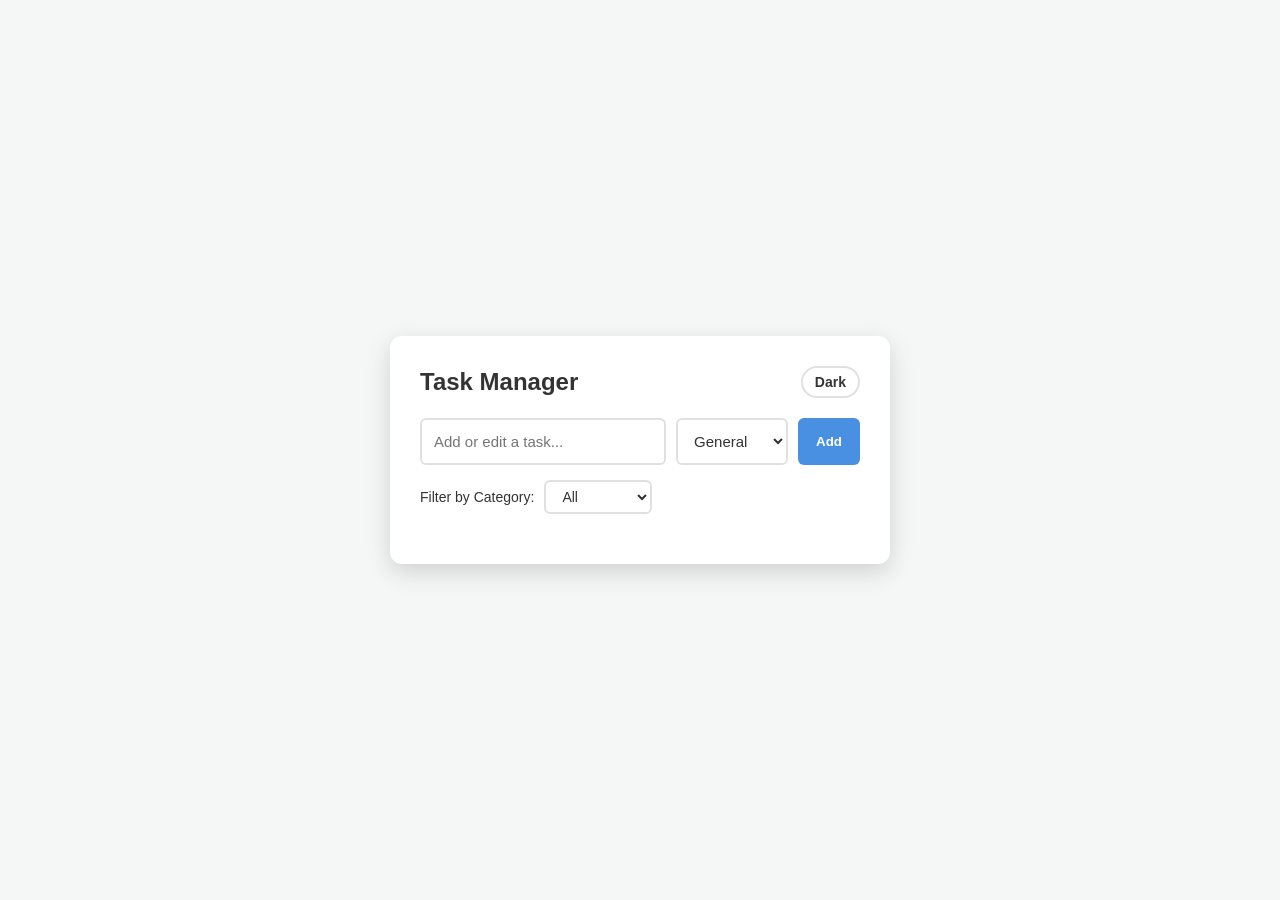
<file: Assignment7/index.html>
<!doctype html>
<html lang="en">
  <head>
    <meta charset="UTF-8" />
    <meta name="viewport" content="width=device-width, initial-scale=1.0" />
    <title>CRUD To-Do List with Categories</title>
    <link rel="stylesheet" href="style.css" />
  </head>
  <body>
    <div class="todo-container">
      <div class="header">
        <h2>Task Manager</h2>
        <button class="theme-toggle" id="theme-toggle">dark</button>
      </div>

      <div class="input-section">
        <input
          type="text"
          id="todo-input"
          placeholder="Add or edit a task..."
        />
        <select id="category-input">
          <option value="General">General</option>
          <option value="Work">Work</option>
          <option value="Personal">Personal</option>
          <option value="Shopping">Shopping</option>
        </select>
        <button id="add-btn">Add</button>
      </div>

      <div class="filter-section">
        <label for="filter-category">Filter by Category:</label>
        <select id="filter-category">
          <option value="All">All</option>
          <option value="General">General</option>
          <option value="Work">Work</option>
          <option value="Personal">Personal</option>
          <option value="Shopping">Shopping</option>
        </select>
      </div>

      <ul id="todo-list"></ul>
    </div>

    <script src="script.js"></script>
  </body>
</html>
</file>
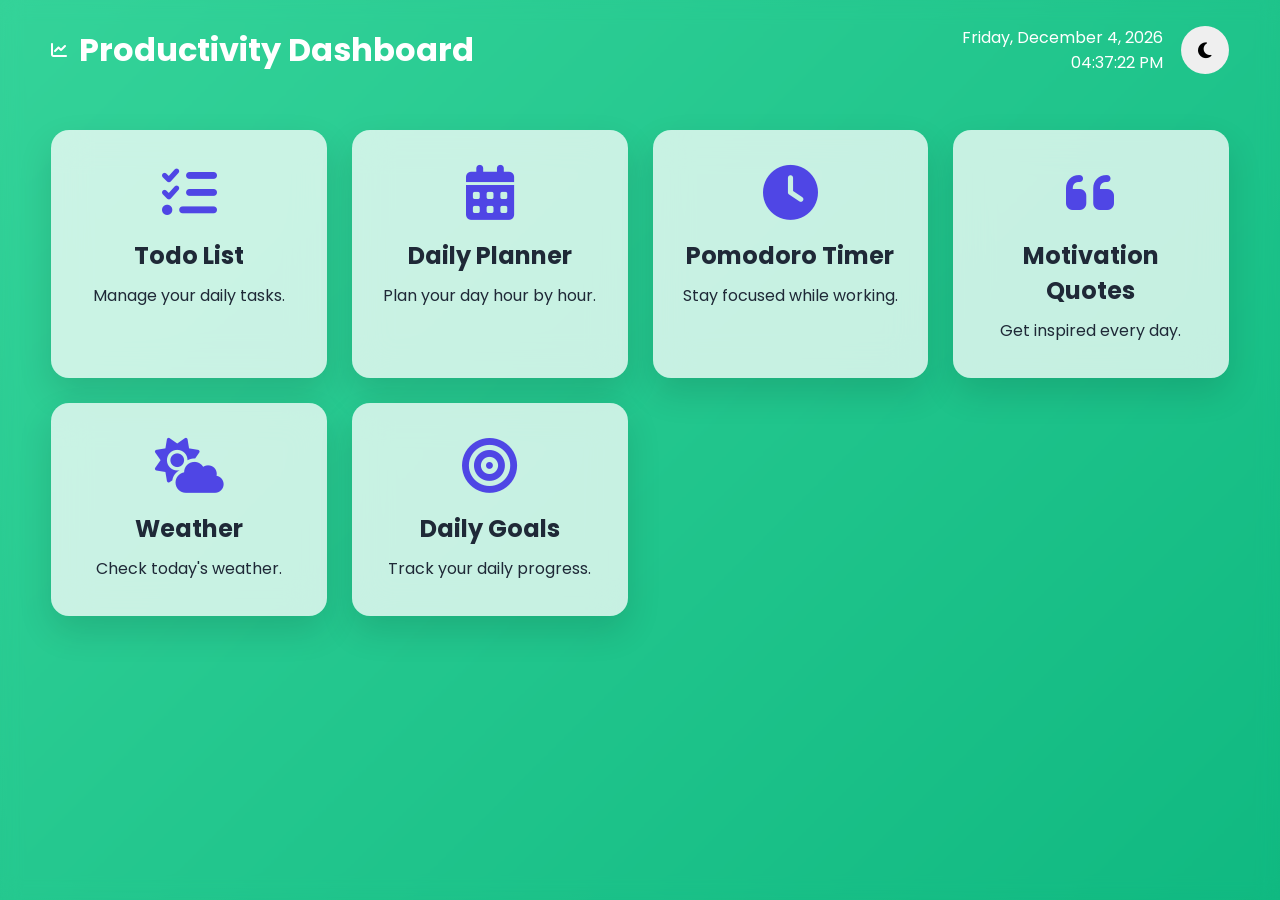
<file: Assignment9/index.html>
<!doctype html>
<html lang="en">
  <head>
    <meta charset="UTF-8" />
    <meta name="viewport" content="width=device-width, initial-scale=1.0" />
    <title>Productivity Dashboard</title>

    <!-- Google Font -->
    <link rel="preconnect" href="https://fonts.googleapis.com" />
    <link rel="preconnect" href="https://fonts.gstatic.com" crossorigin />

    <link
      href="https://fonts.googleapis.com/css2?family=Poppins:wght@300;400;500;600;700&display=swap"
      rel="stylesheet"
    />

    <!-- Font Awesome -->
    <link
      rel="stylesheet"
      href="https://cdnjs.cloudflare.com/ajax/libs/font-awesome/6.7.1/css/all.min.css"
    />

    <!-- CSS -->
    <link rel="stylesheet" href="style.css" />
  </head>

  <body>
    <!-- Background Overlay -->
    <div class="overlay"></div>

    <!-- ================= HEADER ================= -->

    <header class="header">
      <div class="logo">
        <i class="fa-solid fa-chart-line"></i>
        <h1>Productivity Dashboard</h1>
      </div>

      <div class="header-right">
        <div class="datetime">
          <div id="currentDate">Thursday, July 9</div>

          <div id="currentTime">08:00 PM</div>
        </div>

        <button id="themeToggle">
          <i class="fa-solid fa-moon"></i>
        </button>
      </div>
    </header>

    <!-- ================ DASHBOARD ================ -->

    <main id="dashboard">
      <div class="dashboard-grid">
        <!-- Todo -->

        <div class="dashboard-card" data-page="todo">
          <i class="fa-solid fa-list-check"></i>

          <h2>Todo List</h2>

          <p>Manage your daily tasks.</p>
        </div>

        <!-- Planner -->

        <div class="dashboard-card" data-page="planner">
          <i class="fa-solid fa-calendar-days"></i>

          <h2>Daily Planner</h2>

          <p>Plan your day hour by hour.</p>
        </div>

        <!-- Pomodoro -->

        <div class="dashboard-card" data-page="pomodoro">
          <i class="fa-solid fa-clock"></i>

          <h2>Pomodoro Timer</h2>

          <p>Stay focused while working.</p>
        </div>

        <!-- Quotes -->

        <div class="dashboard-card" data-page="quotes">
          <i class="fa-solid fa-quote-left"></i>

          <h2>Motivation Quotes</h2>

          <p>Get inspired every day.</p>
        </div>

        <!-- Weather -->

        <div class="dashboard-card" data-page="weather">
          <i class="fa-solid fa-cloud-sun"></i>

          <h2>Weather</h2>

          <p>Check today's weather.</p>
        </div>

        <!-- Goals -->

        <div class="dashboard-card" data-page="goals">
          <i class="fa-solid fa-bullseye"></i>

          <h2>Daily Goals</h2>

          <p>Track your daily progress.</p>
        </div>
      </div>
    </main>

    <!-- =============== FEATURE CONTAINER =============== -->

    <section id="featurePage">
      <button id="backBtn">
        <i class="fa-solid fa-arrow-left"></i>

        Back to Dashboard
      </button>

      <div id="featureContent">
        <!-- ================= TODO LIST ================= -->

        <section id="todo" class="feature">
          <h2>
            <i class="fa-solid fa-list-check"></i>
            Todo List
          </h2>

          <div class="input-group">
            <input type="text" id="todoInput" placeholder="Enter a task" />

            <button id="addTodo">Add Task</button>
          </div>

          <ul id="todoList"></ul>
        </section>

        <!-- ================= DAILY PLANNER ================= -->

        <section id="planner" class="feature">
          <h2>
            <i class="fa-solid fa-calendar-days"></i>
            Daily Planner
          </h2>

          <div class="planner-container">
            <div class="planner-row">
              <span>06:00 AM</span>
              <input type="text" class="planner-input" data-time="06:00 AM" />
            </div>

            <div class="planner-row">
              <span>08:00 AM</span>
              <input type="text" class="planner-input" data-time="08:00 AM" />
            </div>

            <div class="planner-row">
              <span>10:00 AM</span>
              <input type="text" class="planner-input" data-time="10:00 AM" />
            </div>

            <div class="planner-row">
              <span>12:00 PM</span>
              <input type="text" class="planner-input" data-time="12:00 PM" />
            </div>

            <div class="planner-row">
              <span>02:00 PM</span>
              <input type="text" class="planner-input" data-time="02:00 PM" />
            </div>

            <div class="planner-row">
              <span>04:00 PM</span>
              <input type="text" class="planner-input" data-time="04:00 PM" />
            </div>

            <div class="planner-row">
              <span>06:00 PM</span>
              <input type="text" class="planner-input" data-time="06:00 PM" />
            </div>

            <div class="planner-row">
              <span>08:00 PM</span>
              <input type="text" class="planner-input" data-time="08:00 PM" />
            </div>

            <div class="planner-row">
              <span>10:00 PM</span>
              <input type="text" class="planner-input" data-time="10:00 PM" />
            </div>
          </div>
        </section>

        <!-- ================= POMODORO ================= -->

        <section id="pomodoro" class="feature">
          <h2>
            <i class="fa-solid fa-clock"></i>

            Pomodoro Timer
          </h2>

          <div class="timer-box">
            <h1 id="timerDisplay">25:00</h1>

            <div class="timer-buttons">
              <button id="startTimer">Start</button>

              <button id="pauseTimer">Pause</button>

              <button id="resetTimer">Reset</button>
            </div>
          </div>
        </section>

        <!-- ================= WEATHER ================= -->

        <section id="weather" class="feature">
          <h2>
            <i class="fa-solid fa-cloud-sun"></i>

            Weather
          </h2>

          <div class="weather-card">
            <h3 id="cityName">Hyderabad</h3>

            <h1 id="temperature">--</h1>

            <p id="weatherCondition">Loading...</p>

            <div class="weather-info">
              <div>
                <h4>Humidity</h4>

                <span id="humidity"> -- </span>
              </div>

              <div>
                <h4>Wind</h4>

                <span id="windSpeed"> -- </span>
              </div>
            </div>
          </div>
        </section>

        <!-- ================= MOTIVATION ================= -->

        <section id="quotes" class="feature">
          <h2>
            <i class="fa-solid fa-quote-left"></i>

            Motivation Quote
          </h2>

          <div class="quote-box">
            <p id="quote">Click the button to load a quote.</p>

            <h4 id="author">—</h4>

            <button id="newQuote">New Quote</button>
          </div>
        </section>

        <!-- ================= DAILY GOALS ================= -->

        <section id="goals" class="feature">
          <h2>
            <i class="fa-solid fa-bullseye"></i>

            Daily Goals
          </h2>

          <div class="input-group">
            <input type="text" id="goalInput" placeholder="Enter your goal" />

            <button id="addGoal">Add Goal</button>
          </div>

          <ul id="goalList"></ul>

          <div class="goal-progress">
            <span id="goalProgress"> 0 / 0 Completed </span>
          </div>
        </section>
      </div>
    </section>

    <script src="script.js"></script>
  </body>
</html>
</file>
<file: Assignment7/style.css>
:root {
  --bg-body: #f4f7f6;
  --bg-container: #ffffff;
  --text-main: #333333;
  --text-muted: #aaaaaa;
  --border-color: #e0e0e0;
  --item-bg: #f9f9f9;
  --item-completed: #f0fff4;
  --primary: #4a90e2;
  --primary-hover: #357abd;
  --success: #2ecc71;
  --danger: #e74c3c;
  --danger-hover: #c0392b;
  --edit: #f39c12;
  --edit-hover: #d35400;
  --badge-bg: #e2e8f0;
  --badge-text: #4a5568;
}

[data-theme="dark"] {
  --bg-body: #121212;
  --bg-container: #1e1e1e;
  --text-main: #e0e0e0;
  --text-muted: #777777;
  --border-color: #333333;
  --item-bg: #2a2a2a;
  --item-completed: #1c2d22;
  --primary: #377ec8;
  --primary-hover: #4a90e2;
  --badge-bg: #4a5568;
  --badge-text: #e2e8f0;
}

* {
  box-sizing: border-box;
  margin: 0;
  padding: 0;
  font-family: "Segoe UI", Tahoma, Geneva, Verdana, sans-serif;
  transition:
    background 0.2s,
    color 0.2s,
    border-color 0.2s;
}

body {
  background: var(--bg-body);
  color: var(--text-main);
  display: flex;
  justify-content: center;
  align-items: center;
  min-height: 100vh;
  padding: 20px;
}

.todo-container {
  background: var(--bg-container);
  width: 100%;
  max-width: 500px;
  padding: 30px;
  border-radius: 12px;
  box-shadow: 0 8px 24px rgba(0, 0, 0, 0.15);
}

.header {
  display: flex;
  justify-content: space-between;
  align-items: center;
  margin-bottom: 20px;
}

.theme-toggle {
  background: none;
  border: 2px solid var(--border-color);
  color: var(--text-main);
  padding: 6px 12px;
  border-radius: 20px;
  cursor: pointer;
  font-size: 14px;
  font-weight: bold;
}

/* Form Layout */
.input-section {
  display: grid;
  grid-template-columns: 1fr auto auto;
  gap: 10px;
  margin-bottom: 15px;
}

input[type="text"],
select {
  padding: 12px;
  border: 2px solid var(--border-color);
  border-radius: 6px;
  font-size: 15px;
  background: var(--bg-container);
  color: var(--text-main);
  outline: none;
}

input[type="text"]:focus,
select:focus {
  border-color: var(--primary);
}

button {
  padding: 12px 18px;
  background: var(--primary);
  color: white;
  border: none;
  border-radius: 6px;
  font-weight: bold;
  cursor: pointer;
}

button:hover {
  background: var(--primary-hover);
}

/* Filter Section */
.filter-section {
  display: flex;
  align-items: center;
  gap: 10px;
  margin-bottom: 20px;
  font-size: 14px;
}

.filter-section select {
  padding: 6px 12px;
  font-size: 14px;
}

ul {
  list-style: none;
  max-height: 350px;
  overflow-y: auto;
}

li {
  display: flex;
  justify-content: space-between;
  align-items: center;
  padding: 12px;
  background: var(--item-bg);
  border-radius: 6px;
  margin-bottom: 10px;
  border-left: 4px solid var(--primary);
}

li.completed {
  border-left-color: var(--success);
  background: var(--item-completed);
}

li.completed .todo-text {
  text-decoration: line-through;
  color: var(--text-muted);
}

.todo-content {
  display: flex;
  flex-direction: column;
  gap: 4px;
  flex: 1;
  cursor: pointer;
  margin-right: 10px;
}

.todo-text {
  word-break: break-all;
}

.category-badge {
  align-self: flex-start;
  font-size: 11px;
  padding: 2px 8px;
  border-radius: 12px;
  background: var(--badge-bg);
  color: var(--badge-text);
  font-weight: bold;
  text-transform: uppercase;
}

.actions {
  display: flex;
  gap: 5px;
}

.actions button {
  padding: 6px 10px;
  font-size: 13px;
}

.edit-btn {
  background: var(--edit);
}
.edit-btn:hover {
  background: var(--edit-hover);
}

.delete-btn {
  background: var(--danger);
}
.delete-btn:hover {
  background: var(--danger-hover);
}
</file>
<file: Assignment9/style.css>
/* ======================================================
   Productivity Dashboard - style.css
   Author: ChatGPT
   ====================================================== */

:root {
  --primary: #4f46e5;
  --secondary: #06b6d4;
  --bg: #eef2ff;
  --card: rgba(255, 255, 255, 0.75);
  --text: #1f2937;
  --shadow: 0 15px 35px rgba(0, 0, 0, 0.12);
  --radius: 18px;
}

body.dark {
  --bg: #0f172a;
  --card: rgba(30, 41, 59, 0.9);
  --text: #f8fafc;
}

* {
  margin: 0;
  padding: 0;
  box-sizing: border-box;
  font-family: "Poppins", sans-serif;
}

body {
  background: linear-gradient(135deg, var(--primary), var(--secondary));
  min-height: 100vh;
  color: var(--text);
  transition: 0.3s;
}

.overlay {
  position: fixed;
  inset: 0;
  backdrop-filter: blur(10px);
  z-index: -1;
}

.header {
  width: min(1200px, 92%);
  margin: auto;
  padding: 25px 0;
  display: flex;
  justify-content: space-between;
  align-items: center;
  color: white;
}

.logo {
  display: flex;
  align-items: center;
  gap: 12px;
}

.header-right {
  display: flex;
  gap: 18px;
  align-items: center;
}

.datetime {
  text-align: right;
}

#themeToggle {
  width: 48px;
  height: 48px;
  border: none;
  border-radius: 50%;
  cursor: pointer;
  font-size: 18px;
}

#dashboard {
  width: min(1200px, 92%);
  margin: 30px auto;
}

.dashboard-grid {
  display: grid;
  grid-template-columns: repeat(auto-fit, minmax(250px, 1fr));
  gap: 25px;
}

.dashboard-card {
  background: var(--card);
  backdrop-filter: blur(18px);
  border-radius: var(--radius);
  padding: 35px 25px;
  text-align: center;
  cursor: pointer;
  transition: 0.3s;
  box-shadow: var(--shadow);
}

.dashboard-card:hover {
  transform: translateY(-8px) scale(1.02);
}

.dashboard-card i {
  font-size: 55px;
  color: var(--primary);
  margin-bottom: 18px;
}

.dashboard-card h2 {
  margin-bottom: 10px;
}

#featurePage {
  display: none;
  width: min(1100px, 92%);
  margin: 30px auto;
  background: var(--card);
  backdrop-filter: blur(18px);
  border-radius: var(--radius);
  padding: 30px;
  box-shadow: var(--shadow);
}

#backBtn {
  padding: 12px 22px;
  border: none;
  background: var(--primary);
  color: white;
  border-radius: 12px;
  cursor: pointer;
  margin-bottom: 25px;
}

.feature {
  display: none;
}

.feature.active {
  display: block;
}

.input-group {
  display: flex;
  gap: 10px;
  margin: 20px 0;
}

.input-group input {
  flex: 1;
  padding: 14px;
  border-radius: 10px;
  border: 1px solid #ccc;
}

.input-group button,
.timer-buttons button,
#newQuote {
  padding: 12px 18px;
  border: none;
  border-radius: 10px;
  cursor: pointer;
  background: var(--primary);
  color: white;
}

#todoList,
#goalList {
  list-style: none;
}

#todoList li,
#goalList li {
  background: white;
  margin: 10px 0;
  padding: 15px;
  border-radius: 10px;
  display: flex;
  justify-content: space-between;
  align-items: center;
}

body.dark #todoList li,
body.dark #goalList li {
  background: #1e293b;
}

.planner-container {
  display: flex;
  flex-direction: column;
  gap: 12px;
}

.planner-row {
  display: grid;
  grid-template-columns: 120px 1fr;
  gap: 12px;
  align-items: center;
}

.planner-row input {
  padding: 12px;
  border-radius: 8px;
  border: 1px solid #ccc;
}

.timer-box {
  text-align: center;
  padding: 40px 0;
}

#timerDisplay {
  font-size: 72px;
  margin: 20px 0;
}

.timer-buttons {
  display: flex;
  justify-content: center;
  gap: 15px;
}

.weather-card,
.quote-box {
  text-align: center;
  padding: 30px;
  border-radius: 14px;
  background: rgba(255, 255, 255, 0.5);
}

body.dark .weather-card,
body.dark .quote-box {
  background: #1e293b;
}

.weather-info {
  margin-top: 20px;
  display: flex;
  justify-content: space-around;
}

.goal-progress {
  margin-top: 20px;
  font-weight: 600;
}

/* ---------- Empty states ---------- */

.empty-message {
  text-align: center;
  padding: 20px 0;
  opacity: 0.6;
}

/* ---------- Todo item states ---------- */

.todo-item {
  flex-wrap: wrap;
}

.todo-item .todo-text {
  text-align: left;
  word-break: break-word;
}

.todo-item.completed .todo-text {
  text-decoration: line-through;
  opacity: 0.55;
}

.todo-item.important {
  border-left: 4px solid #f59e0b;
}

.todo-actions {
  display: flex;
  gap: 8px;
  flex-shrink: 0;
}

.todo-actions button {
  border: none;
  background: transparent;
  cursor: pointer;
  font-size: 16px;
  padding: 4px;
}

/* ---------- Pomodoro extras ---------- */

.progress-container {
  width: 100%;
  height: 10px;
  border-radius: 6px;
  background: rgba(0, 0, 0, 0.1);
  overflow: hidden;
  margin: 15px 0;
}

body.dark .progress-container {
  background: rgba(255, 255, 255, 0.15);
}

.progress-bar {
  height: 100%;
  width: 0%;
  background: var(--primary);
  transition: width 0.3s linear;
}

.session-counter {
  margin-top: 12px;
  font-weight: 600;
}

/* ---------- Planner: current hour highlight ---------- */

.planner-row.current-hour {
  background: rgba(79, 70, 229, 0.15);
  border-radius: 8px;
  padding: 6px 8px;
}

body.dark .planner-row.current-hour {
  background: rgba(6, 182, 212, 0.18);
}

.clear-planner-btn {
  margin-top: 10px;
  align-self: flex-start;
  padding: 12px 20px;
  border: none;
  border-radius: 10px;
  background: #ef4444;
  color: white;
  cursor: pointer;
}

/* ---------- Daily Goals ---------- */

.goal-item .goal-text {
  text-align: left;
  word-break: break-word;
}

.goal-item.completed .goal-text {
  text-decoration: line-through;
  opacity: 0.55;
}

.goal-actions {
  display: flex;
  gap: 8px;
  flex-shrink: 0;
}

.goal-actions button {
  border: none;
  border-radius: 8px;
  padding: 8px 14px;
  cursor: pointer;
  background: var(--primary);
  color: white;
  font-size: 14px;
}

.goal-delete-btn {
  background: #ef4444 !important;
}

@media (max-width: 768px) {
  .header {
    flex-direction: column;
    gap: 20px;
    text-align: center;
  }

  .header-right {
    flex-direction: column;
  }

  .input-group {
    flex-direction: column;
  }

  .timer-buttons {
    flex-direction: column;
  }

  .planner-row {
    grid-template-columns: 1fr;
  }
}
</file>
